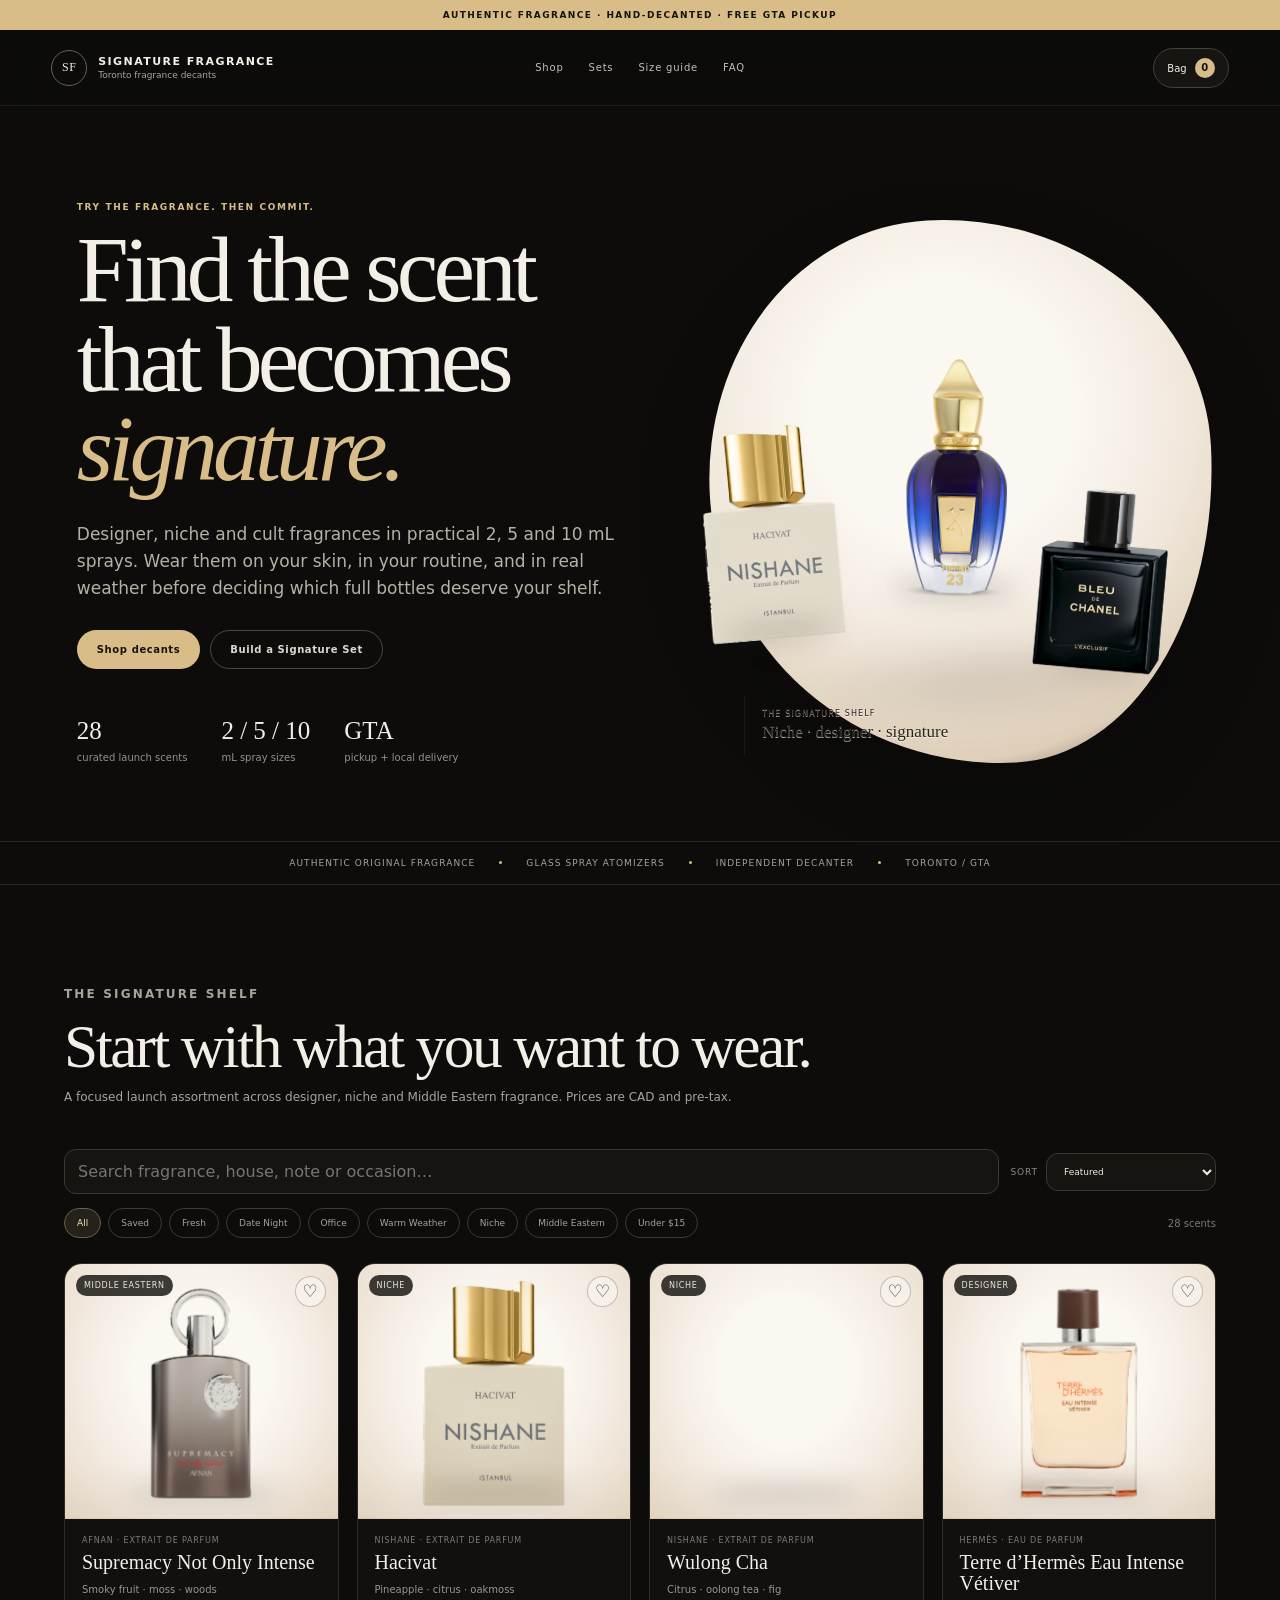
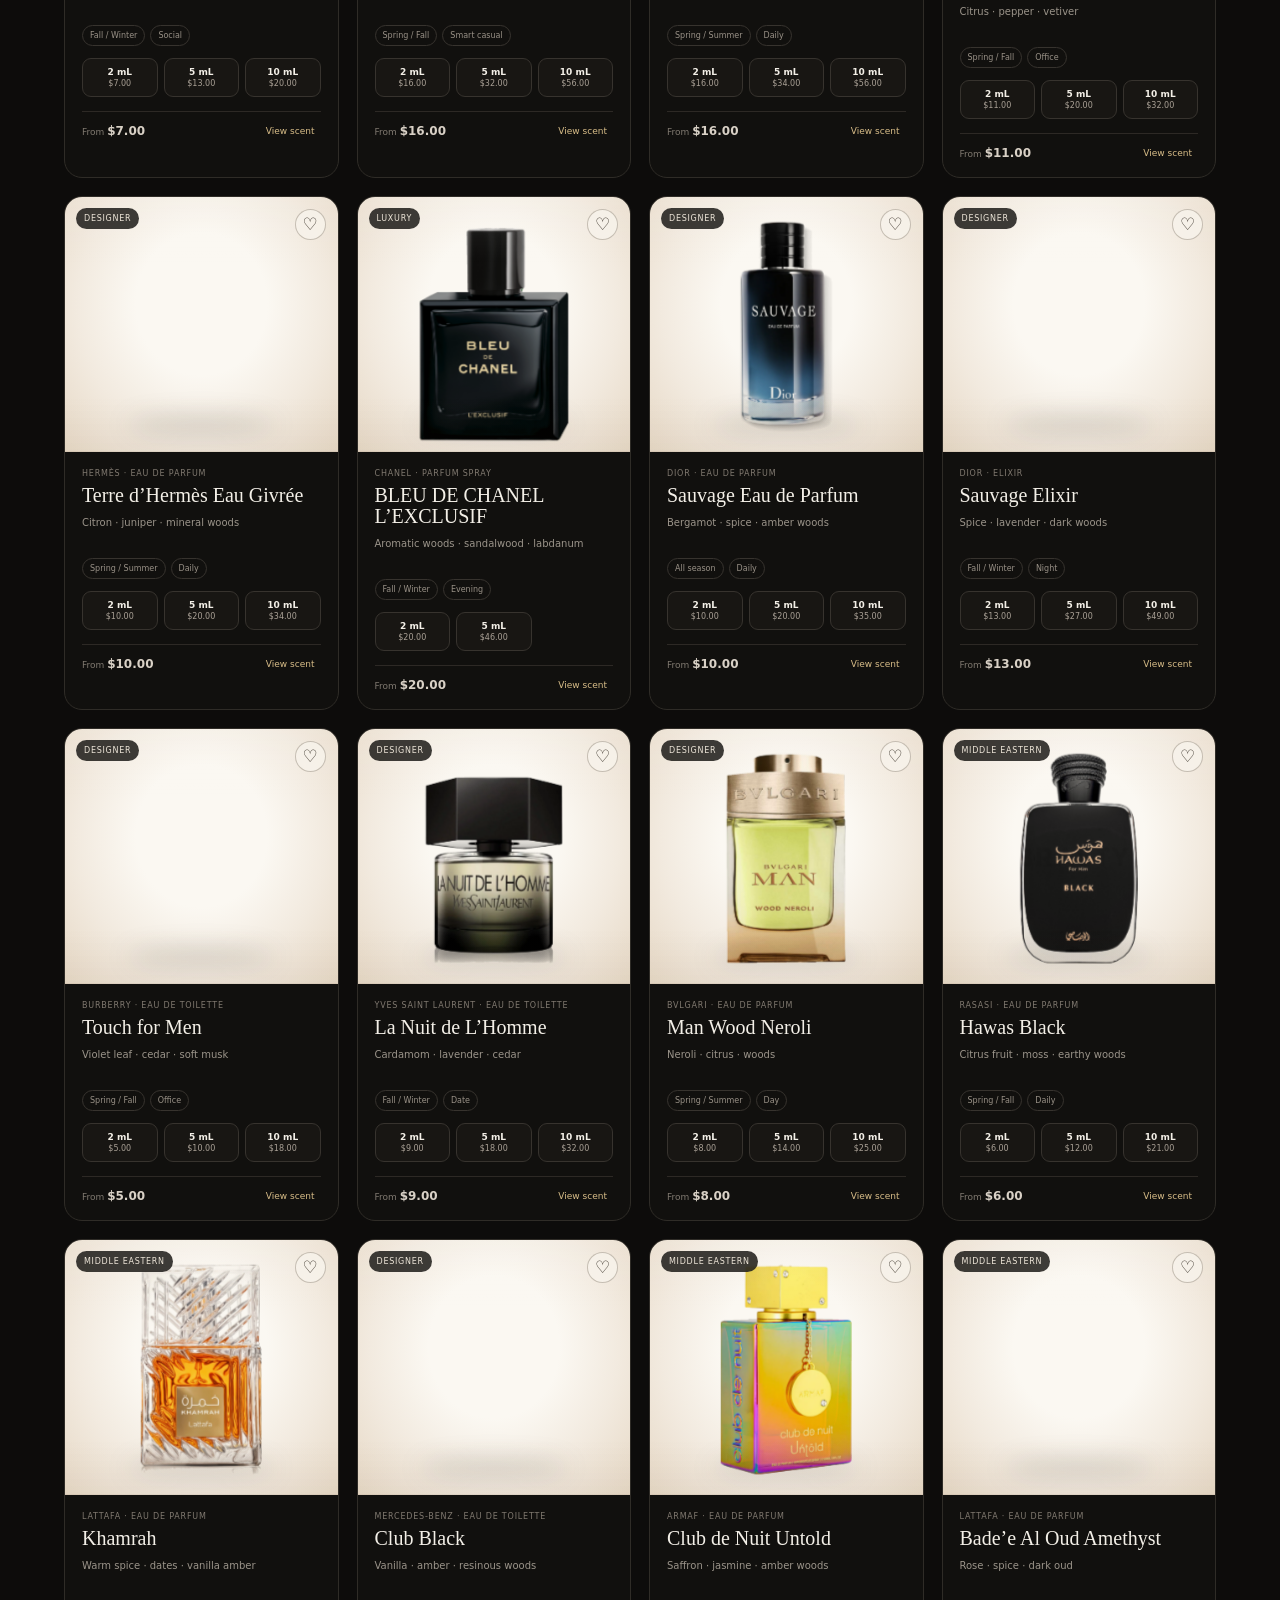
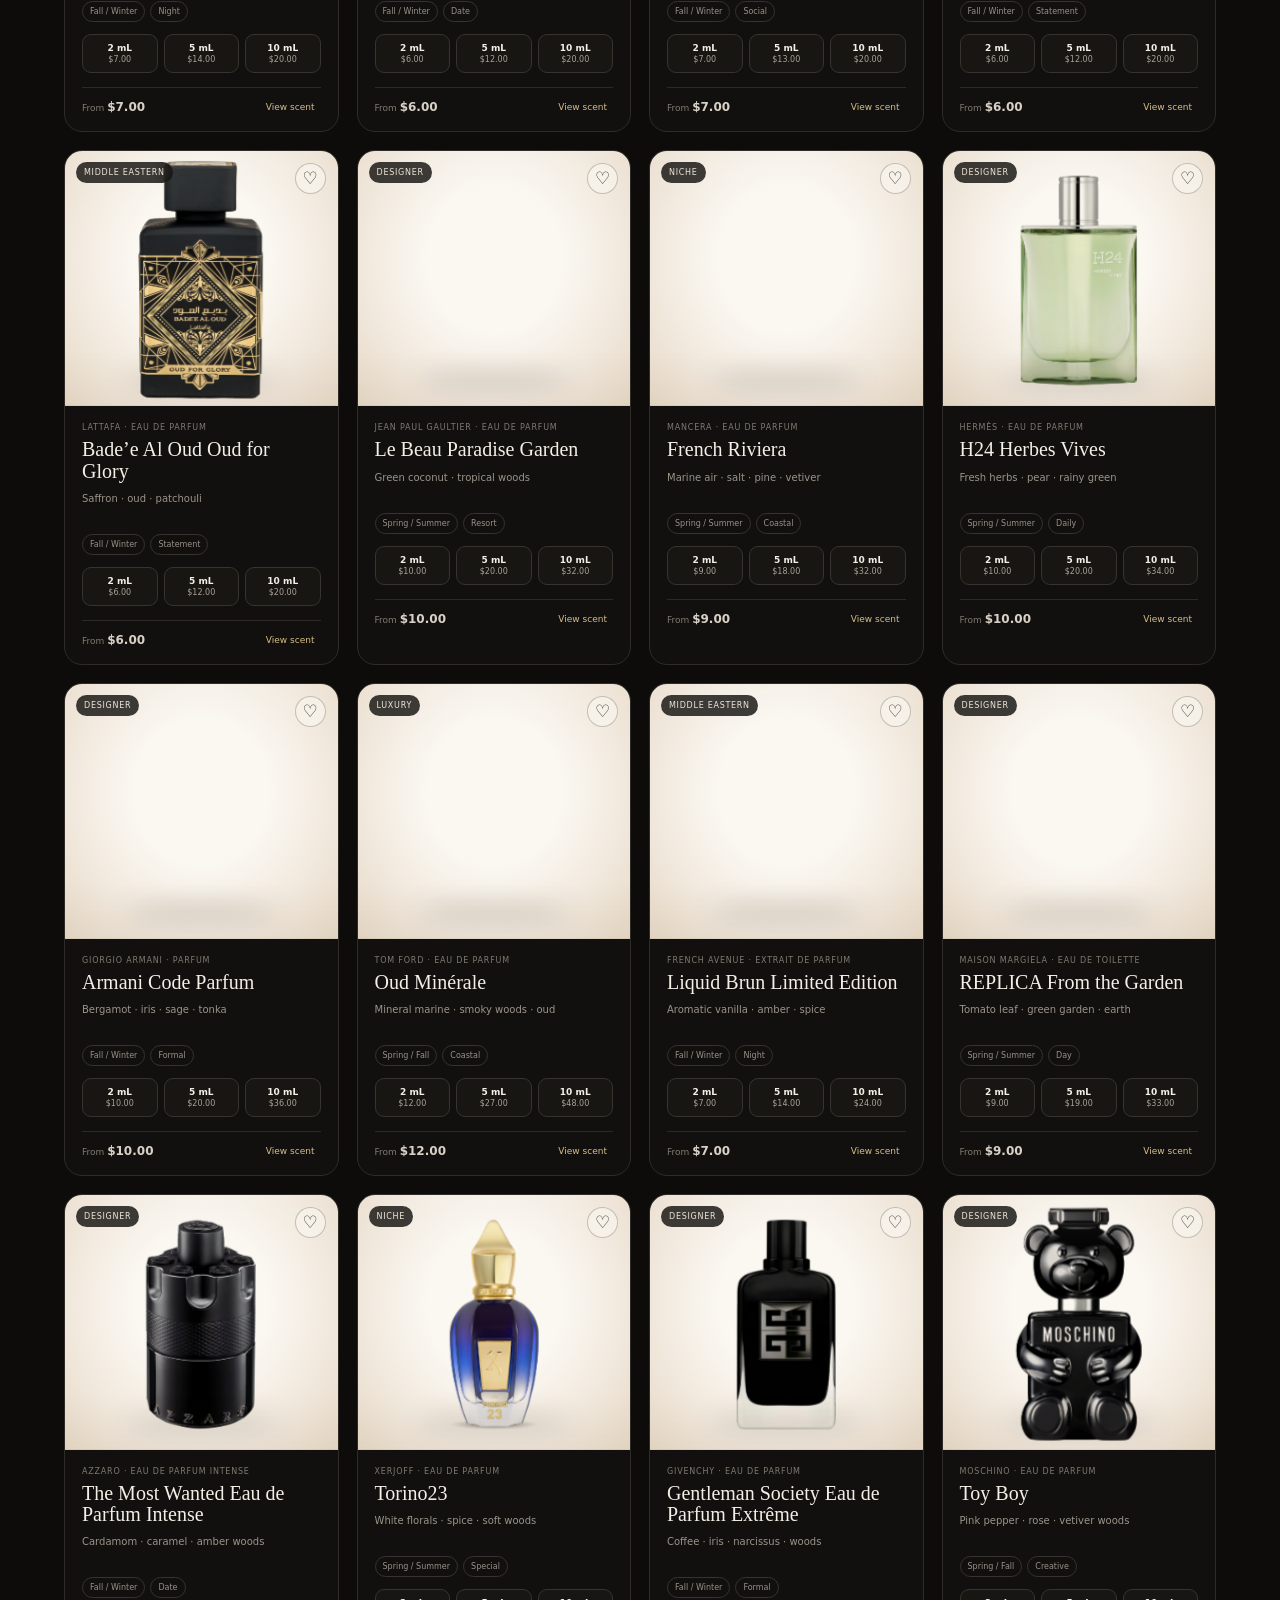
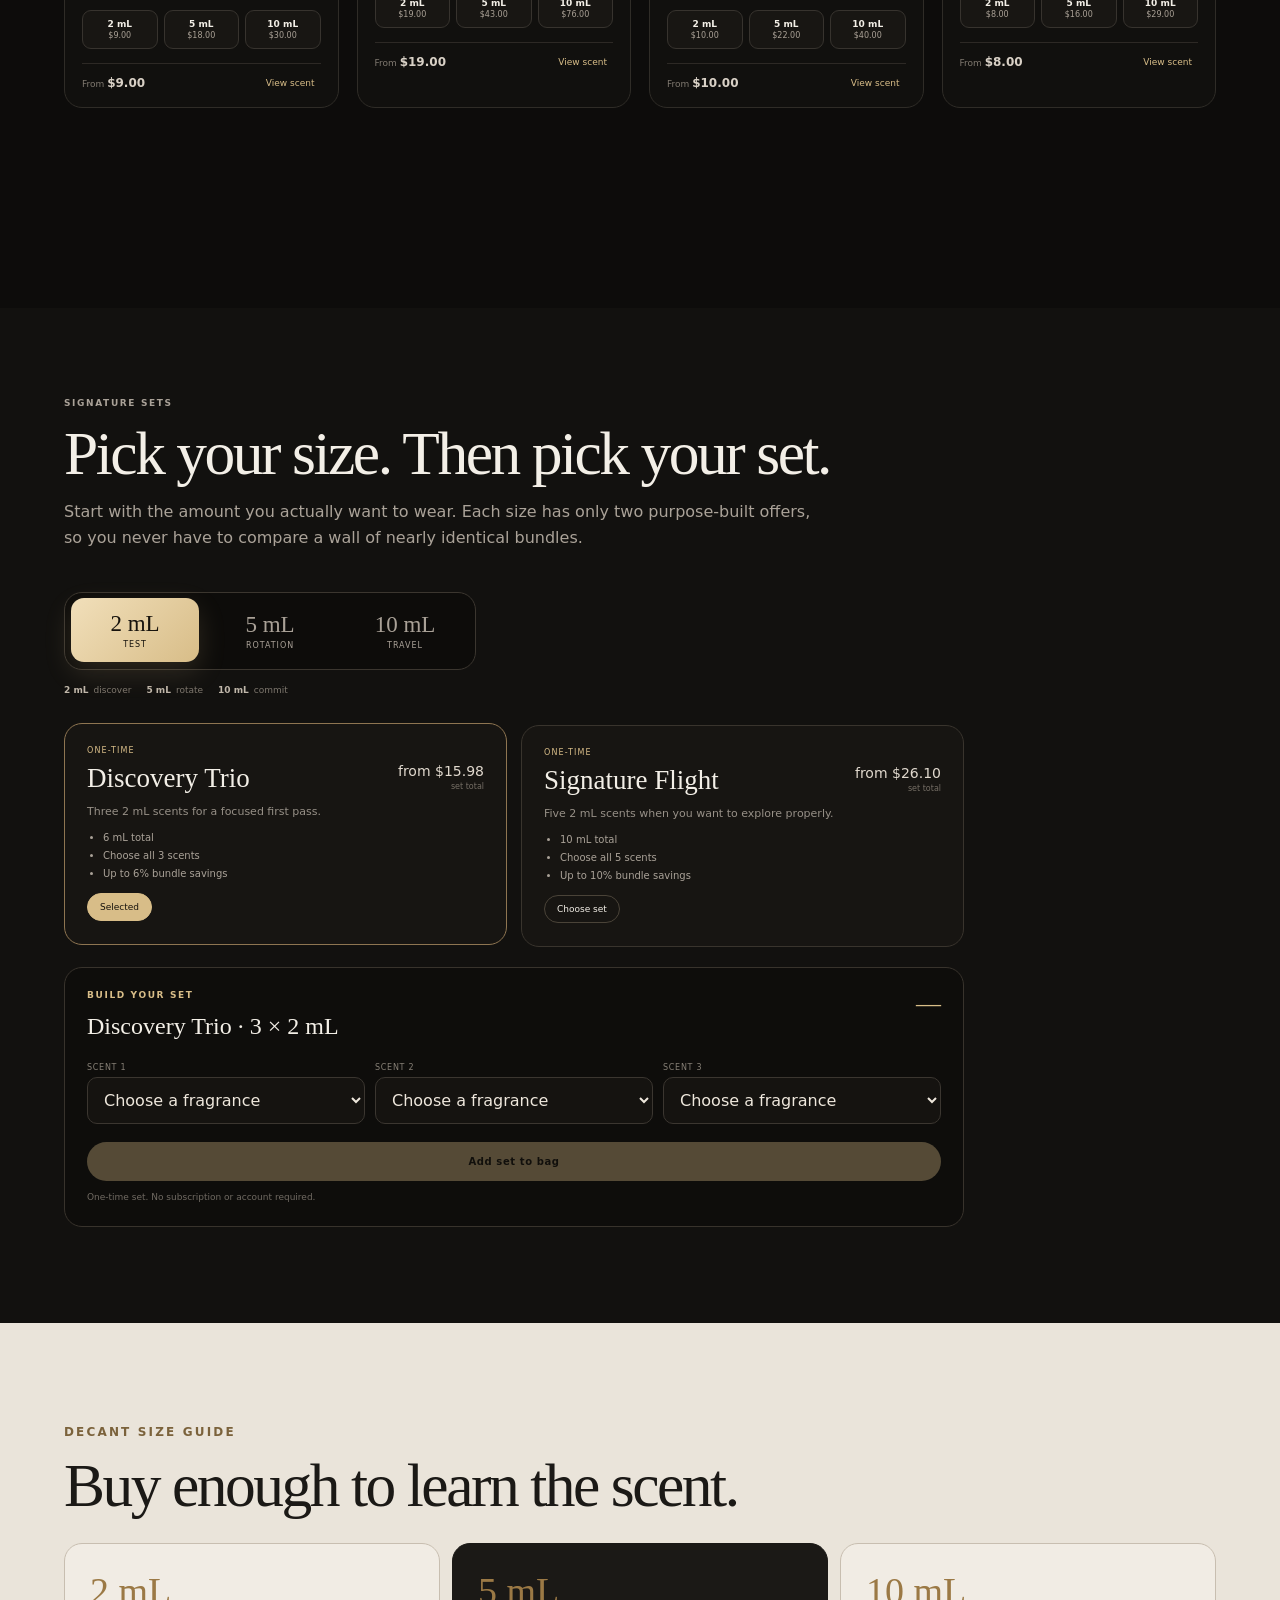
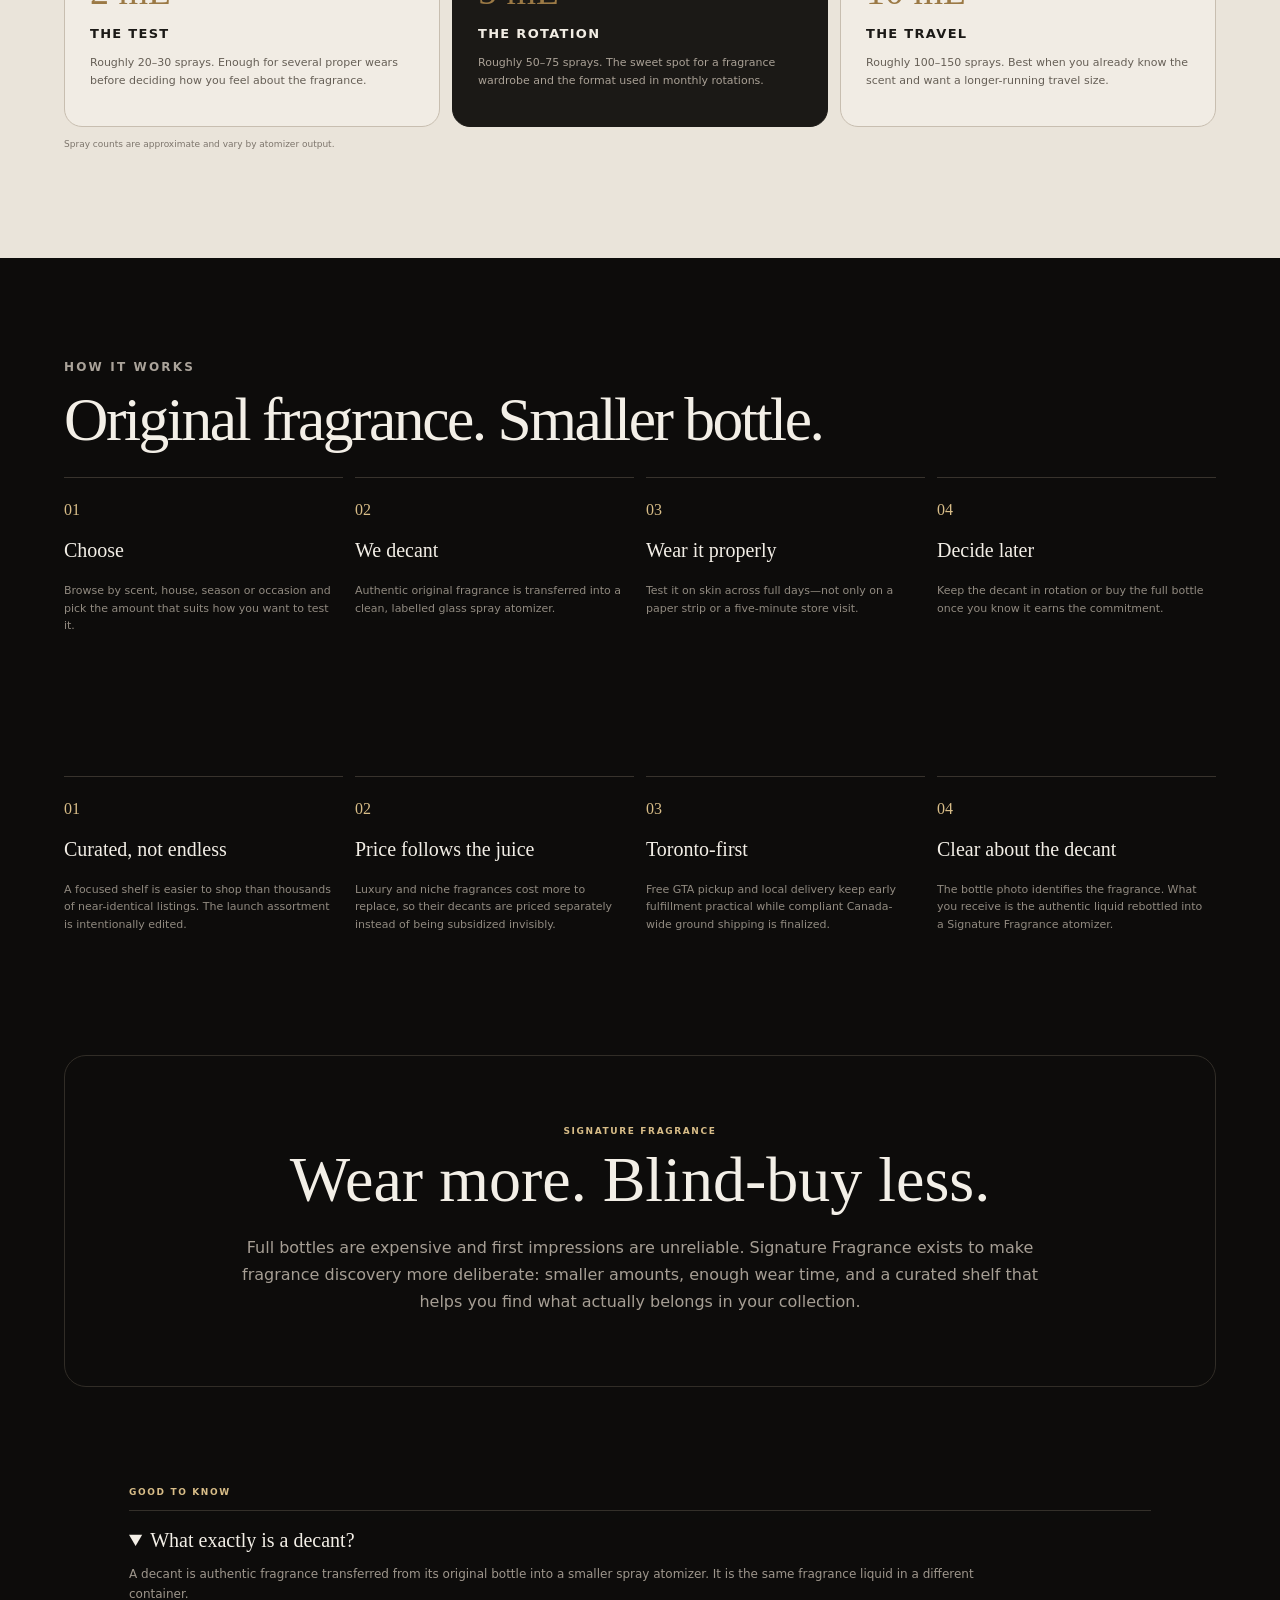
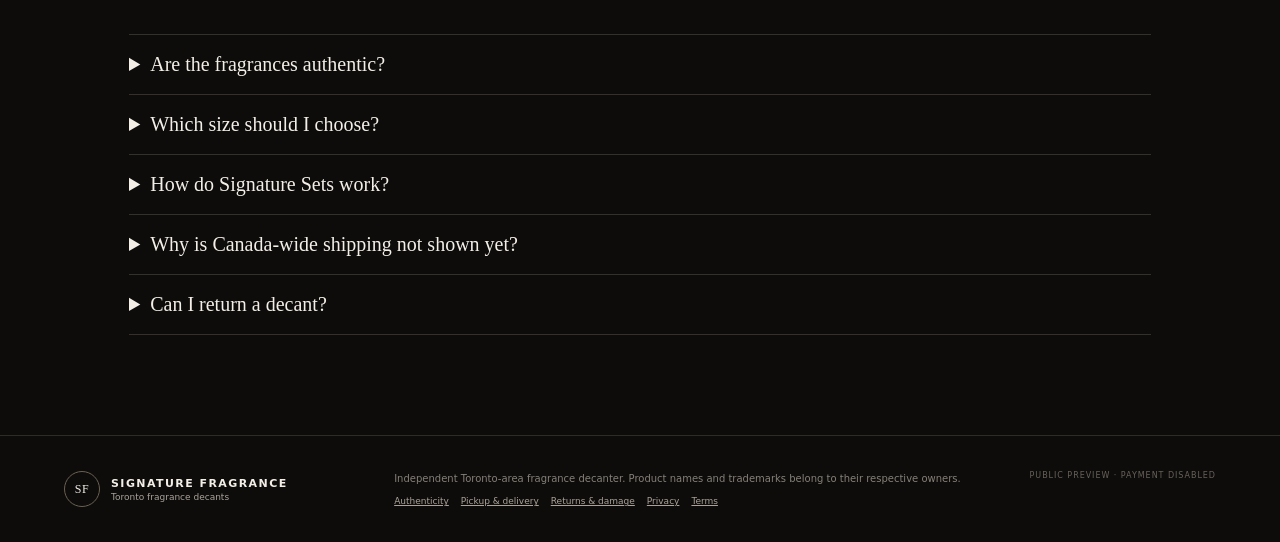
<file: index.html>
<!doctype html>
<!-- Signature Fragrance v6.6 -->
<html lang="en"><head><meta charset="utf-8"><meta name="viewport" content="width=device-width,initial-scale=1,viewport-fit=cover"><meta name="theme-color" content="#0d0c0b"><meta name="description" content="Signature Fragrance — authentic fragrance decants in 2, 5 and 10 mL sizes, curated for Toronto and the GTA."><link rel="manifest" href="manifest.webmanifest"><link rel="icon" href="assets/icon.svg" type="image/svg+xml"><link rel="stylesheet" href="styles.css?v=7.0-local"><title>Signature Fragrance — Toronto Fragrance Decants</title></head>
<body>
<div class="announcement">AUTHENTIC FRAGRANCE · HAND-DECANTED · FREE GTA PICKUP</div>
<header class="site-header"><a class="brand" href="#top" aria-label="Signature Fragrance home"><span class="brand-mark">SF</span><span><strong>SIGNATURE FRAGRANCE</strong><small>Toronto fragrance decants</small></span></a><nav aria-label="Main navigation"><a href="#shop">Shop</a><a href="#sets-section">Sets</a><a href="#guide">Size guide</a><a href="#faq">FAQ</a></nav><button class="cart-button" id="openCart" aria-label="Open shopping bag">Bag <span id="cartCount">0</span></button></header>
<main id="top">
<section class="hero"><div class="hero-copy"><p class="eyebrow">TRY THE FRAGRANCE. THEN COMMIT.</p><h1>Find the scent that becomes <em>signature.</em></h1><p class="hero-lede">Designer, niche and cult fragrances in practical 2, 5 and 10 mL sprays. Wear them on your skin, in your routine, and in real weather before deciding which full bottles deserve your shelf.</p><div class="hero-actions"><a class="btn primary" href="#shop">Shop decants</a><a class="btn secondary" href="#sets-section">Build a Signature Set</a></div><div class="hero-proof"><span><b>28</b>curated launch scents</span><span><b>2 / 5 / 10</b>mL spray sizes</span><span><b>GTA</b>pickup + local delivery</span></div></div><div class="hero-visual" aria-hidden="true"><div class="hero-stage"></div><div class="hero-bottle b1"><img src="assets/products/02-nishane-hacivat.webp" alt="" referrerpolicy="no-referrer" onerror="this.closest('.hero-bottle').classList.add('image-missing')"></div><div class="hero-bottle b2"><img src="assets/products/26-xerjoff-torino23.webp" alt="" referrerpolicy="no-referrer" onerror="this.closest('.hero-bottle').classList.add('image-missing')"></div><div class="hero-bottle b3"><img src="assets/products/06-chanel-bleu-de-chanel-lexclusif.webp" alt="" referrerpolicy="no-referrer" onerror="this.closest('.hero-bottle').classList.add('image-missing')"></div><div class="hero-caption"><small>THE SIGNATURE SHELF</small><strong>Niche · designer · signature</strong></div></div></section>
<section class="strip" aria-label="Store highlights"><span>Authentic original fragrance</span><i></i><span>Glass spray atomizers</span><i></i><span>Independent decanter</span><i></i><span>Toronto / GTA</span></section>
<section class="shop-section" id="shop"><div class="section-head"><div><p class="eyebrow">THE SIGNATURE SHELF</p><h2>Start with what you want to wear.</h2><p>A focused launch assortment across designer, niche and Middle Eastern fragrance. Prices are CAD and pre-tax.</p></div></div><div class="shop-toolbar"><div class="search-wrap"><input id="searchInput" type="search" placeholder="Search fragrance, house, note or occasion…" aria-label="Search fragrances"></div><label class="sort-wrap"><span>Sort</span><select id="sortSelect"><option value="featured">Featured</option><option value="low">Price: low to high</option><option value="high">Price: high to low</option><option value="az">Brand: A–Z</option></select></label></div><div class="filter-row"><div class="filters" id="filters" aria-label="Product filters"></div><span id="resultCount" class="result-count"></span></div><div class="product-grid" id="productGrid"></div></section>
<section class="signature-sets subscription" id="sets-section"><div class="subscription-copy"><p class="eyebrow">SIGNATURE SETS</p><h2>Pick your size. Then pick your set.</h2><p>Start with the amount you actually want to wear. Each size has only two purpose-built offers, so you never have to compare a wall of nearly identical bundles.</p><div class="set-size-tabs" id="setSizeTabs" aria-label="Choose decant size"></div><div class="set-purpose"><span><b>2 mL</b> discover</span><span><b>5 mL</b> rotate</span><span><b>10 mL</b> commit</span></div></div><div class="plans" id="sets"></div><div class="builder" id="setBuilder"><div class="builder-head"><div><p class="eyebrow">BUILD YOUR SET</p><h3 id="builderTitle">Choose a set</h3><span id="builderSavings" class="builder-savings"></span></div><strong id="builderTotal">—</strong></div><div id="setSlots" class="subscription-slots"></div><button class="btn primary wide" id="addSet" disabled>Add set to bag</button><small id="builderNote">Choose a size and set above.</small></div></section>
<section class="size-guide" id="guide"><div class="section-head compact"><div><p class="eyebrow">DECANT SIZE GUIDE</p><h2>Buy enough to learn the scent.</h2></div></div><div class="size-grid"><article><span>2 mL</span><h3>The test</h3><p>Roughly 20–30 sprays. Enough for several proper wears before deciding how you feel about the fragrance.</p></article><article class="featured"><span>5 mL</span><h3>The rotation</h3><p>Roughly 50–75 sprays. The sweet spot for a fragrance wardrobe and the format used in monthly rotations.</p></article><article><span>10 mL</span><h3>The travel</h3><p>Roughly 100–150 sprays. Best when you already know the scent and want a longer-running travel size.</p></article></div><p class="guide-note">Spray counts are approximate and vary by atomizer output.</p></section>
<section class="how" id="how"><div class="section-head compact"><div><p class="eyebrow">HOW IT WORKS</p><h2>Original fragrance. Smaller bottle.</h2></div></div><div class="how-grid"><article><span>01</span><h3>Choose</h3><p>Browse by scent, house, season or occasion and pick the amount that suits how you want to test it.</p></article><article><span>02</span><h3>We decant</h3><p>Authentic original fragrance is transferred into a clean, labelled glass spray atomizer.</p></article><article><span>03</span><h3>Wear it properly</h3><p>Test it on skin across full days—not only on a paper strip or a five-minute store visit.</p></article><article><span>04</span><h3>Decide later</h3><p>Keep the decant in rotation or buy the full bottle once you know it earns the commitment.</p></article></div></section>
<section class="value-grid"><article><span>01</span><h3>Curated, not endless</h3><p>A focused shelf is easier to shop than thousands of near-identical listings. The launch assortment is intentionally edited.</p></article><article><span>02</span><h3>Price follows the juice</h3><p>Luxury and niche fragrances cost more to replace, so their decants are priced separately instead of being subsidized invisibly.</p></article><article><span>03</span><h3>Toronto-first</h3><p>Free GTA pickup and local delivery keep early fulfillment practical while compliant Canada-wide ground shipping is finalized.</p></article><article><span>04</span><h3>Clear about the decant</h3><p>The bottle photo identifies the fragrance. What you receive is the authentic liquid rebottled into a Signature Fragrance atomizer.</p></article></section>
<section class="brand-story"><p class="eyebrow">SIGNATURE FRAGRANCE</p><h2>Wear more. Blind-buy less.</h2><p>Full bottles are expensive and first impressions are unreliable. Signature Fragrance exists to make fragrance discovery more deliberate: smaller amounts, enough wear time, and a curated shelf that helps you find what actually belongs in your collection.</p></section>
<section class="faq" id="faq"><p class="eyebrow">GOOD TO KNOW</p><details open><summary>What exactly is a decant?</summary><p>A decant is authentic fragrance transferred from its original bottle into a smaller spray atomizer. It is the same fragrance liquid in a different container.</p></details><details><summary>Are the fragrances authentic?</summary><p>Authenticity is the operating standard for the business model: decants are filled from genuine original bottles. Signature Fragrance is independent and is not affiliated with or endorsed by the fragrance houses shown.</p></details><details><summary>Which size should I choose?</summary><p>Start with 2 mL if you are unsure, 5 mL if you want it in rotation, and 10 mL when you already know you like the scent. Approximate spray counts are shown in the size guide above.</p></details><details><summary>How do Signature Sets work?</summary><p>Choose 2, 5 or 10 mL first. You will only see the two sets designed for that size. Most sets are one-time purchases; the 5 mL Signature Rotation is the only monthly option in this preview.</p></details><details><summary>Why is Canada-wide shipping not shown yet?</summary><p>Alcohol-based fragrance is regulated as a flammable liquid in transport. The production store will enable broader shipping only through a compliant ground-carrier workflow.</p></details><details><summary>Can I return a decant?</summary><p>The intended launch policy is final sale on filled-to-order decants for scent preference, with separate remedies for leakage, damage, incorrect items or fulfillment error.</p></details></section>
</main>
<footer><div class="brand footer-brand"><span class="brand-mark">SF</span><span><strong>SIGNATURE FRAGRANCE</strong><small>Toronto fragrance decants</small></span></div><div class="footer-copy"><p>Independent Toronto-area fragrance decanter. Product names and trademarks belong to their respective owners.</p><div class="footer-links"><button data-policy="authenticity">Authenticity</button><button data-policy="fulfillment">Pickup & delivery</button><button data-policy="returns">Returns & damage</button><button data-policy="privacy">Privacy</button><button data-policy="terms">Terms</button></div></div><p class="preview-note">PUBLIC PREVIEW · PAYMENT DISABLED</p></footer>
<aside class="cart-drawer" id="cartDrawer" aria-hidden="true"><div class="drawer-head"><div><p class="eyebrow">YOUR BAG</p><h3>Ready when you are.</h3></div><button id="closeCart" aria-label="Close bag">×</button></div><div id="cartItems" class="cart-items"></div><div class="cart-summary"><div><span>Merchandise</span><strong id="cartSubtotal">$0.00</strong></div><small>Free GTA pickup. Local delivery and estimated HST appear during order review.</small><button class="btn primary wide" id="checkoutBtn">Continue to checkout</button><button class="text-button" id="clearCart">Clear bag</button></div></aside><div class="scrim" id="scrim"></div>
<dialog id="productModal" class="modal product-modal"><div id="productModalContent"></div></dialog>

<dialog id="checkoutModal" class="modal checkout-modal"><div class="checkout-shell"><button class="modal-close" id="closeCheckout" aria-label="Close checkout">×</button><div class="checkout-progress" id="checkoutProgress"></div><section class="checkout-step" data-step="1"><p class="eyebrow">CHECKOUT PREVIEW</p><h2>Contact</h2><p class="muted">This public preview keeps what you type in your browser only. Nothing is submitted or stored on a server.</p><div class="field-grid"><label>First name<input id="firstName" autocomplete="given-name" placeholder="First name"></label><label>Last name<input id="lastName" autocomplete="family-name" placeholder="Last name"></label></div><label>Email<input id="email" type="email" autocomplete="email" placeholder="you@example.com"></label><label>Phone <span class="optional">optional</span><input id="phone" type="tel" autocomplete="tel" placeholder="(000) 000-0000"></label><div class="checkout-actions"><button class="btn primary" id="toFulfillment">Continue</button></div></section><section class="checkout-step" data-step="2" hidden><p class="eyebrow">FULFILLMENT</p><h2>How should it reach you?</h2><div class="fulfillment-options"><label class="fulfillment-card"><input type="radio" name="fulfillment" value="pickup" checked><span><b>GTA pickup</b><small>Free · exact pickup instructions provided with a live order</small></span><strong>$0</strong></label><label class="fulfillment-card"><input type="radio" name="fulfillment" value="delivery"><span><b>GTA local delivery</b><small>Flat-rate preview estimate</small></span><strong>$9.95</strong></label></div><div id="deliveryFields" class="delivery-fields" hidden><label>Address<input id="address1" autocomplete="address-line1" placeholder="Street address"></label><label>Apartment / unit <span class="optional">optional</span><input id="address2" autocomplete="address-line2" placeholder="Unit"></label><div class="field-grid thirds"><label>City<input id="city" autocomplete="address-level2" placeholder="City" value="Toronto"></label><label>Province<input id="province" value="Ontario" readonly></label><label>Postal code<input id="postalCode" autocomplete="postal-code" placeholder="A1A 1A1"></label></div></div><div class="checkout-actions split"><button class="btn secondary" data-back="1">Back</button><button class="btn primary" id="toReview">Review order</button></div></section><section class="checkout-step" data-step="3" hidden><p class="eyebrow">ORDER REVIEW</p><h2>One last look.</h2><div class="review-contact" id="reviewContact"></div><div class="review-items" id="reviewItems"></div><div class="review-totals" id="reviewTotals"></div><div class="preview-boundary"><strong>Preview boundary</strong><span>The next button represents the handoff to secure Shopify Checkout. This GitHub version has no card fields and cannot charge anyone.</span></div><div class="checkout-actions split"><button class="btn secondary" data-back="2">Back</button><button class="btn primary" id="toPaymentStop">Proceed to payment</button></div></section><section class="checkout-step payment-stop" data-step="4" hidden><div class="payment-mark">✓</div><p class="eyebrow">STORE PREVIEW COMPLETE</p><h2>Secure payment starts here.</h2><p>The live store will hand this order to Shopify Checkout. Payment is intentionally disabled in this public preview.</p><div class="payment-summary" id="paymentSummary"></div><button class="btn primary wide" id="copyOrderBtn">Copy order summary</button><button class="text-button" id="restartCheckout">Return to store</button></section></div></dialog>
<dialog id="policyModal" class="modal policy-modal"><div class="modal-shell"><button class="modal-close" id="closePolicy" aria-label="Close">×</button><div id="policyContent"></div></div></dialog><div class="toast" id="toast" role="status" aria-live="polite"></div><script src="app.js?v=7.0-local"></script></body></html>
</file>
<file: styles.css>
:root{--bg:#0d0c0b;--panel:#151411;--panel2:#1b1916;--ink:#f3efe7;--muted:#aaa39a;--accent:#d8bd88;--accent2:#f1dfba;--paper:#f2eee6;--paperInk:#1b1916;--line:#34312c;--soft:#24211d;--shadow:0 30px 90px rgba(0,0,0,.42)}*{box-sizing:border-box}html{scroll-behavior:smooth}body{margin:0;background:var(--bg);color:var(--ink);font-family:Inter,ui-sans-serif,system-ui,-apple-system,BlinkMacSystemFont,"Segoe UI",sans-serif}body.no-scroll{overflow:hidden}button,input,select{font:inherit}button{color:inherit}.announcement{min-height:30px;display:flex;align-items:center;justify-content:center;background:var(--accent);color:#17130d;font-size:9px;font-weight:850;letter-spacing:.16em;text-align:center;padding:7px 14px}.site-header{height:76px;position:sticky;top:0;z-index:50;display:grid;grid-template-columns:1fr auto 1fr;align-items:center;padding:0 max(20px,4vw);background:rgba(13,12,11,.92);border-bottom:1px solid rgba(255,255,255,.07);backdrop-filter:blur(18px)}.brand{display:flex;align-items:center;gap:11px;color:inherit;text-decoration:none;width:max-content}.brand-mark{display:grid;place-items:center;width:36px;height:36px;border:1px solid #6a6151;border-radius:50%;font-family:Georgia,serif;font-size:12px;letter-spacing:.05em}.brand strong,.brand small{display:block}.brand strong{font-size:11px;letter-spacing:.13em}.brand small{font-size:9px;color:var(--muted);margin-top:2px}.site-header nav{display:flex;gap:25px}.site-header nav a{color:#c5beb4;text-decoration:none;font-size:10px;letter-spacing:.08em}.site-header nav a:hover{color:var(--accent2)}.cart-button{justify-self:end;border:1px solid #454038;border-radius:999px;background:#171512;padding:9px 13px;font-size:10px;cursor:pointer}.cart-button span{display:inline-grid;place-items:center;min-width:20px;height:20px;margin-left:5px;background:var(--accent);color:#17130d;border-radius:50%;font-weight:850}.hero{min-height:690px;padding:96px max(24px,6vw) 76px;display:grid;grid-template-columns:1.08fr .92fr;gap:54px;overflow:hidden}.hero-copy{align-self:center;max-width:780px}.eyebrow{font-size:9px;font-weight:850;letter-spacing:.18em;color:var(--accent);margin:0 0 13px}.hero h1,.section-head h2,.subscription h2,.discovery h2,.brand-story h2,.how h2,.size-guide h2{font-family:Georgia,serif;font-weight:400;line-height:.96;margin:0}.hero h1{font-size:clamp(58px,7.3vw,105px);letter-spacing:-.052em}.hero h1 em{color:var(--accent);font-weight:400}.hero-lede{max-width:680px;color:#b8b0a5;font-size:17px;line-height:1.6;margin:27px 0}.hero-actions{display:flex;gap:10px;flex-wrap:wrap}.btn{border:1px solid transparent;border-radius:999px;padding:13px 19px;text-decoration:none;font-size:10px;font-weight:850;letter-spacing:.06em;cursor:pointer;display:inline-flex;align-items:center;justify-content:center}.btn.primary{background:var(--accent);color:#17130d}.btn.primary:hover{filter:brightness(1.05)}.btn.secondary{background:transparent;border-color:#4c463d;color:#e0d8cd}.btn.wide{width:100%}.btn:disabled{opacity:.35;cursor:not-allowed}.hero-proof{display:flex;gap:34px;margin-top:45px}.hero-proof span{font-size:10px;color:#979087;line-height:1.35}.hero-proof b{display:block;color:var(--ink);font-family:Georgia,serif;font-size:25px;font-weight:400;margin-bottom:4px}.hero-visual{position:relative;min-height:480px}.orb{position:absolute;width:520px;height:520px;border-radius:50%;right:-40px;top:0;background:radial-gradient(circle at 38% 34%,rgba(216,189,136,.28),rgba(216,189,136,.05) 36%,transparent 68%)}.hero-bottle{position:absolute;border:1px solid rgba(216,189,136,.16);background:radial-gradient(circle at 50% 38%,#f5efe6 0 28%,#e8dfd2 68%,#cfc0ae 100%);border-radius:24px;box-shadow:0 30px 70px rgba(0,0,0,.34),inset 0 1px 0 rgba(255,255,255,.55);display:flex;align-items:center;justify-content:center;overflow:hidden;isolation:isolate}.hero-bottle:before{content:'';position:absolute;z-index:0;left:18%;right:18%;bottom:8%;height:9%;border-radius:50%;background:rgba(73,57,38,.18);filter:blur(12px)}.hero-bottle:after{content:'';position:absolute;z-index:2;inset:0;pointer-events:none;background:radial-gradient(circle at 50% 44%,transparent 46%,rgba(121,101,76,.055) 72%,rgba(72,56,37,.14) 100%);box-shadow:inset 0 0 24px rgba(92,72,48,.08)}.hero-bottle img{position:relative;z-index:1;display:block;width:100%;height:100%;object-fit:contain;background:transparent;padding:10px;mix-blend-mode:multiply;filter:saturate(.96) contrast(1.02) brightness(1.015)}.hero-bottle.b1{width:145px;height:260px;right:330px;top:160px;transform:rotate(-8deg)}.hero-bottle.b2{width:150px;height:310px;right:145px;top:65px;transform:rotate(3deg)}.hero-bottle.b3{width:112px;height:210px;right:25px;top:230px;transform:rotate(9deg)}.hero-card{position:absolute;right:280px;bottom:18px;border:1px solid rgba(255,255,255,.14);padding:15px 18px;background:rgba(18,16,14,.82)}.hero-card small{display:block;font-size:8px;letter-spacing:.14em;color:#938a7f}.hero-card strong{font-family:Georgia,serif;color:var(--accent2);font-size:21px;font-weight:400}.strip{border-top:1px solid #2a2723;border-bottom:1px solid #2a2723;display:flex;justify-content:center;gap:24px;align-items:center;padding:16px max(20px,4vw);font-size:9px;letter-spacing:.12em;text-transform:uppercase;color:#aaa298}.strip i{width:3px;height:3px;background:var(--accent);border-radius:50%}.shop-section,.subscription,.size-guide,.how{padding:100px max(24px,5vw)}.section-head{display:flex;justify-content:space-between;gap:40px;align-items:end;margin-bottom:30px}.section-head.compact{margin-bottom:28px}.section-head h2,.subscription h2,.discovery h2,.how h2,.size-guide h2{font-size:clamp(42px,4.8vw,70px);letter-spacing:-.04em}.section-head p{color:var(--muted);font-size:12px;max-width:690px;line-height:1.6}.shop-toolbar{display:grid;grid-template-columns:1fr auto;gap:12px;align-items:center;margin:0 0 14px}.search-wrap input,.sort-wrap select,.slot select{width:100%;border:1px solid #3c3832;background:#151411;color:#f2ede5;border-radius:12px;padding:12px 13px}.search-wrap input:focus,.sort-wrap select:focus,.slot select:focus{outline:1px solid var(--accent);border-color:var(--accent)}.sort-wrap{display:flex;align-items:center;gap:8px;color:#918a80;font-size:9px;text-transform:uppercase;letter-spacing:.1em}.sort-wrap select{min-width:170px;text-transform:none;letter-spacing:0}.filter-row{display:flex;justify-content:space-between;gap:20px;align-items:center;margin-bottom:25px}.filters{display:flex;gap:7px;flex-wrap:wrap}.filter-btn{border:1px solid #3d3932;background:transparent;border-radius:999px;padding:9px 12px;color:#a9a198;font-size:9px;cursor:pointer}.filter-btn.active,.filter-btn:hover{background:#25211b;border-color:#6d5e46;color:var(--accent2)}.result-count{white-space:nowrap;color:#7f786e;font-size:10px}.product-grid{display:grid;grid-template-columns:repeat(4,minmax(0,1fr));gap:18px}.product-card{position:relative;border:1px solid #2f2c27;background:#11100e;border-radius:18px;overflow:hidden;transition:transform .2s,border-color .2s}.product-card:hover{transform:translateY(-3px);border-color:#4a4339}.product-art{width:100%;height:255px;display:block;position:relative;border:0;background:radial-gradient(circle at 50% 38%,#f7f1e8 0 30%,#ebe2d6 67%,#d6c8b7 100%);cursor:pointer;overflow:hidden;isolation:isolate}.product-art:before{content:'';position:absolute;z-index:0;left:24%;right:24%;bottom:7%;height:10%;border-radius:50%;background:rgba(73,57,38,.16);filter:blur(15px);transform:scaleX(1.08)}.product-art:after{content:'';position:absolute;z-index:2;inset:0;pointer-events:none;background:radial-gradient(ellipse at 50% 44%,transparent 42%,rgba(113,93,69,.045) 68%,rgba(65,50,33,.12) 100%);box-shadow:inset 0 0 32px rgba(85,66,43,.06)}.product-photo{position:relative;z-index:1;display:block;width:100%;height:100%;object-fit:contain;object-position:center;padding:18px 22px 14px;background:transparent;mix-blend-mode:multiply;filter:saturate(.96) contrast(1.025) brightness(1.015);transition:transform .25s ease,filter .25s ease}.product-art:hover .product-photo{transform:scale(1.035);filter:saturate(1) contrast(1.035) brightness(1.02)}.product-segment{position:absolute;z-index:3;left:11px;top:11px;border-radius:999px;padding:6px 8px;background:rgba(14,13,11,.8);color:#eee6d9;font-size:8px;letter-spacing:.09em;text-transform:uppercase;backdrop-filter:blur(7px)}.favorite-btn{position:absolute;right:12px;top:12px;z-index:4;width:31px;height:31px;border-radius:50%;border:1px solid rgba(104,92,73,.34);background:rgba(247,243,235,.86);color:#3a332a;display:grid;place-items:center;font-size:17px;line-height:1;cursor:pointer;backdrop-filter:blur(8px);transition:.18s}.favorite-btn:hover,.favorite-btn.saved{background:#1c1915;color:var(--accent);border-color:rgba(190,158,103,.6);transform:translateY(-1px)}.image-fallback{height:100%;display:flex;flex-direction:column;align-items:center;justify-content:center;color:#332e28;text-align:center;padding:20px;background:radial-gradient(circle at 50% 38%,#f7f1e8 0 28%,#e8dfd2 68%,#d3c4b2 100%)}.image-fallback b{font-size:10px;letter-spacing:.12em;text-transform:uppercase}.image-fallback span{font-family:Georgia,serif;font-size:22px;margin-top:8px}.product-info{padding:17px}.product-house{font-size:8px;letter-spacing:.1em;text-transform:uppercase;color:#807970}.product-name{font-family:Georgia,serif;font-size:20px;font-weight:400;line-height:1.06;margin:7px 0}.product-notes{font-size:10px;color:#9b948a;line-height:1.45;min-height:30px}.product-meta{display:flex;gap:5px;flex-wrap:wrap;margin:12px 0}.product-meta span,.modal-tags span{border:1px solid #37332e;border-radius:999px;padding:5px 7px;font-size:8px;color:#999187}.sizes{display:flex;gap:6px}.compact-sizes{display:grid;grid-template-columns:repeat(3,1fr)}.size-btn{border:1px solid #37332e;border-radius:9px;background:#181613;padding:8px 5px;cursor:pointer;text-align:center}.size-btn b,.size-btn span{display:block}.size-btn b{font-size:9px}.size-btn span{font-size:8px;color:#aaa196;margin-top:2px}.size-btn:hover{border-color:var(--accent);background:#201c16}.card-foot{display:flex;justify-content:space-between;align-items:center;margin-top:14px;border-top:1px solid #2d2925;padding-top:12px}.from{font-size:9px;color:#817a71}.from strong{color:#d9d1c6;font-size:12px}.quick-view{border:0;background:none;color:var(--accent);font-size:9px;cursor:pointer}.discovery{margin:0 max(24px,5vw);padding:70px max(24px,4vw);display:grid;grid-template-columns:1.2fr .8fr;gap:60px;align-items:center;border:1px solid #332e28;border-radius:24px;background:linear-gradient(135deg,#181511,#0f0e0c)}.discovery>div>p{color:#aaa298;max-width:680px;line-height:1.6}.inline-checks{display:flex;gap:18px;flex-wrap:wrap;padding:0;margin:22px 0 0;list-style:none;font-size:9px;color:#c7beb2}.inline-checks li:before{content:'✓';color:var(--accent);margin-right:6px}.flight-card{border:1px solid #4a4338;background:#0e0d0b;border-radius:18px;padding:22px;display:grid;gap:18px}.flight-card small,.flight-card strong,.flight-card span{display:block}.flight-card small{font-size:8px;letter-spacing:.12em;color:#776f65}.flight-card strong{font-family:Georgia,serif;font-size:24px;font-weight:400;margin:4px 0}.flight-card span{font-size:10px;color:#91897f}.flight-card>b{font-family:Georgia,serif;font-size:32px;color:var(--accent);font-weight:400}.subscription{background:#12110f;margin-top:100px}.subscription-copy{max-width:900px}.subscription-copy>p{color:#aaa298;line-height:1.65;max-width:760px}.sub-benefits{display:flex;gap:8px;flex-wrap:wrap;margin:20px 0 30px}.sub-benefits span{border:1px solid #3e3932;border-radius:999px;padding:7px 10px;font-size:9px;color:#b0a79c}.plans{display:grid;grid-template-columns:repeat(2,1fr);gap:14px;max-width:900px}.plan{border:1px solid #39342d;border-radius:18px;padding:22px;background:#171512;cursor:pointer;transition:.2s}.plan:hover,.plan.active{border-color:#8e7551;transform:translateY(-2px)}.plan-kicker{font-size:8px;letter-spacing:.14em;color:var(--accent)}.plan-top{display:flex;justify-content:space-between;gap:20px;align-items:start;margin-top:8px}.plan h3{font-family:Georgia,serif;font-size:27px;font-weight:400;margin:0}.plan .price{font-size:14px;color:#e1d9ce;white-space:nowrap}.plan .price small{display:block;color:#766f66;text-align:right;font-size:8px}.plan>p{font-size:11px;color:#979087}.plan ul{padding-left:16px;color:#aaa298;font-size:10px;line-height:1.8}.plan-select{border:1px solid #4a4338;border-radius:999px;background:transparent;padding:8px 12px;font-size:9px;cursor:pointer}.plan.active .plan-select{background:var(--accent);color:#17130d;border-color:var(--accent)}.builder{max-width:900px;margin-top:18px;border:1px solid #38332c;border-radius:18px;padding:22px;background:#0e0d0b}.builder-head{display:flex;justify-content:space-between;gap:15px;align-items:start}.builder-head h3{font-family:Georgia,serif;font-size:24px;font-weight:400;margin:0}.builder-head>strong{font-family:Georgia,serif;font-size:25px;color:var(--accent);font-weight:400}.builder-savings{display:block;font-size:9px;color:#8c8479;margin-top:5px}.subscription-slots{display:grid;grid-template-columns:repeat(3,1fr);gap:10px;margin:18px 0}.slot label{display:block;font-size:8px;color:#878077;text-transform:uppercase;letter-spacing:.09em;margin-bottom:5px}.builder>small{display:block;color:#706a62;font-size:9px;line-height:1.5;margin-top:10px}.builder-empty{grid-column:1/-1;color:#777067;font-size:11px;padding:12px 0}.size-guide{background:#eae4da;color:#1b1916}.size-guide .eyebrow{color:#7b623b}.size-grid{display:grid;grid-template-columns:repeat(3,1fr);gap:12px}.size-grid article{border:1px solid #c8beb0;border-radius:18px;padding:25px;background:#f1ece4}.size-grid article.featured{background:#1b1916;color:#f2ede4;border-color:#1b1916}.size-grid article>span{font-family:Georgia,serif;font-size:38px;color:#9b7945}.size-grid article h3{font-size:13px;text-transform:uppercase;letter-spacing:.1em}.size-grid article p{font-size:11px;line-height:1.65;color:#665f56}.size-grid article.featured p{color:#aaa196}.guide-note{font-size:9px;color:#7d756c;margin-top:12px}.how-grid,.value-grid{display:grid;grid-template-columns:repeat(4,1fr);gap:12px}.how-grid article,.value-grid article{border-top:1px solid #38332d;padding:22px 12px 10px 0}.how-grid article>span,.value-grid article>span{color:var(--accent);font-family:Georgia,serif}.how-grid h3,.value-grid h3{font-family:Georgia,serif;font-size:20px;font-weight:400}.how-grid p,.value-grid p{color:#918a80;font-size:11px;line-height:1.6}.value-grid{padding:20px max(24px,5vw) 100px}.brand-story{margin:0 max(24px,5vw) 100px;padding:70px max(20px,4vw);border:1px solid #312d27;border-radius:22px;text-align:center}.brand-story h2{font-size:clamp(46px,5vw,72px)}.brand-story>p:last-child{max-width:820px;margin:24px auto 0;color:#a69e94;line-height:1.7}.faq{padding:0 max(24px,5vw) 100px;max-width:1150px;margin:auto}.faq details{border-top:1px solid #34302a;padding:18px 0}.faq details:last-child{border-bottom:1px solid #34302a}.faq summary{cursor:pointer;font-family:Georgia,serif;font-size:20px}.faq details p{color:#9e968c;font-size:12px;line-height:1.7;max-width:850px}footer{border-top:1px solid #2f2b26;padding:35px max(24px,5vw);display:grid;grid-template-columns:1fr 2fr auto;gap:25px;align-items:start}.footer-copy p{margin:0 0 10px;color:#858078;font-size:10px;line-height:1.5}.footer-links{display:flex;gap:12px;flex-wrap:wrap}.footer-links button{border:0;background:none;padding:0;color:#aaa298;font-size:9px;text-decoration:underline;cursor:pointer}.preview-note{margin:0;color:#686159;font-size:8px;letter-spacing:.12em}.cart-drawer{position:fixed;z-index:90;top:0;right:0;height:100dvh;width:min(430px,94vw);background:#11100e;border-left:1px solid #37322c;transform:translateX(105%);transition:.25s;display:grid;grid-template-rows:auto 1fr auto}.cart-drawer.open{transform:none}.drawer-head{display:flex;justify-content:space-between;align-items:start;padding:22px;border-bottom:1px solid #312d27}.drawer-head h3{font-family:Georgia,serif;font-size:25px;font-weight:400;margin:0}.drawer-head button,.modal-close{border:0;background:none;font-size:26px;cursor:pointer}.cart-items{overflow:auto;padding:4px 20px}.cart-item{display:grid;grid-template-columns:1fr auto;gap:12px;padding:16px 0;border-bottom:1px solid #302c27}.cart-copy strong,.cart-copy small{display:block}.cart-copy strong{font-size:11px}.cart-copy small{color:#857e75;font-size:9px;margin-top:4px;line-height:1.4}.cart-type{display:inline-block;color:var(--accent);font-size:8px;text-transform:uppercase;letter-spacing:.11em;margin-bottom:5px}.cart-price{text-align:right}.cart-price strong{display:block;font-size:11px}.cart-price>button{border:0;background:none;color:#807970;font-size:8px;text-decoration:underline;cursor:pointer;margin-top:5px}.qty{display:flex;align-items:center;gap:8px;margin-top:9px}.qty button{width:24px;height:24px;border:1px solid #38332d;background:#171512;border-radius:50%;cursor:pointer}.qty span{font-size:9px}.cart-summary{padding:20px;border-top:1px solid #332e29}.cart-summary>div{display:flex;justify-content:space-between;font-size:15px;margin-bottom:10px}.cart-summary small{display:block;color:#888077;margin-bottom:15px;line-height:1.45}.text-button{width:100%;background:none;border:0;color:#777067;margin-top:10px;font-size:9px;cursor:pointer}.scrim{position:fixed;z-index:70;inset:0;background:rgba(0,0,0,.58);opacity:0;pointer-events:none;transition:.2s}.scrim.show{opacity:1;pointer-events:auto}.modal{max-width:780px;width:calc(100vw - 28px);border:1px solid #464038;border-radius:24px;background:#171512;color:var(--ink);padding:0;box-shadow:var(--shadow)}.modal::backdrop{background:rgba(0,0,0,.74);backdrop-filter:blur(5px)}.product-modal{max-width:900px}.product-modal-inner{display:grid;grid-template-columns:330px 1fr;min-height:510px}.modal-art{position:relative;display:grid;place-items:center;border-radius:24px 0 0 24px;overflow:hidden;background:radial-gradient(circle at 48% 38%,#f8f2e9 0 29%,#e9dfd2 66%,#cfbfab 100%);min-height:510px;isolation:isolate}.modal-art:before{content:'';position:absolute;z-index:0;left:24%;right:24%;bottom:8%;height:9%;border-radius:50%;background:rgba(68,53,36,.18);filter:blur(18px)}.modal-art:after{content:'';position:absolute;z-index:2;inset:0;pointer-events:none;background:radial-gradient(ellipse at 48% 43%,transparent 44%,rgba(112,90,65,.05) 70%,rgba(65,49,31,.13) 100%);box-shadow:inset 0 0 40px rgba(80,61,40,.07)}.modal-art .product-photo{position:relative;z-index:1;width:100%;height:100%;padding:35px 42px 28px;background:transparent;mix-blend-mode:multiply;filter:saturate(.97) contrast(1.025) brightness(1.015)}.decant-vial{position:absolute;z-index:3;right:24px;bottom:24px;width:58px;height:125px;border:1px solid #827864;border-radius:8px 8px 11px 11px;background:linear-gradient(90deg,rgba(255,255,255,.65),rgba(224,218,204,.82));box-shadow:0 16px 30px rgba(0,0,0,.2);color:#2a251e;text-align:center;padding-top:42px}.decant-vial i{position:absolute;top:-20px;left:11px;width:36px;height:23px;background:#1d1b18;border-radius:4px 4px 1px 1px}.decant-vial span,.decant-vial b{display:block}.decant-vial span{font-size:6px;letter-spacing:.12em}.decant-vial b{font-size:8px;margin-top:4px}.modal-copy,.modal-shell,.checkout-shell{padding:32px;position:relative}.modal-copy h2,.modal-shell h2,.checkout-shell h2,.policy-modal h2{font-family:Georgia,serif;font-size:40px;line-height:1;margin:7px 0 12px;font-weight:400}.modal-brand{color:#d6cec2!important;margin-top:0}.modal-copy p,.modal-shell p,.checkout-shell p{color:var(--muted);font-size:12px;line-height:1.6}.modal-close{position:absolute;right:18px;top:12px}.modal-tags{display:flex;gap:6px;flex-wrap:wrap;margin:15px 0}.modal-profile{font-size:15px!important;color:#d8d0c5!important}.scent-facts{margin:18px 0;border-top:1px solid #34302a}.scent-facts>div{padding:11px 0;border-bottom:1px solid #34302a}.scent-facts small,.scent-facts strong{display:block}.scent-facts small{font-size:8px;text-transform:uppercase;letter-spacing:.09em;color:#786f65}.scent-facts strong{font-size:10px;margin-top:4px}.fineprint{font-size:9px!important;color:#777067!important}.size-choice-grid{display:grid;gap:7px;margin-top:15px}.size-choice-grid button{display:flex;justify-content:space-between;align-items:center;text-align:left;border:1px solid #3c3731;background:#11100e;color:#eee8df;border-radius:11px;padding:10px 12px;cursor:pointer}.size-choice-grid button:hover{border-color:var(--accent)}.size-choice-grid span b,.size-choice-grid span small{display:block}.size-choice-grid span b{font-size:11px}.size-choice-grid span small{font-size:8px;color:#8f877d;margin-top:2px}.size-choice-grid>button>strong{font-size:11px}.flight-modal{max-width:720px}.flight-slots{display:grid;grid-template-columns:1fr 1fr;gap:9px;margin:20px 0}.flight-total{display:flex;justify-content:space-between;border-top:1px solid #34302a;padding:15px 0}.flight-total span,.flight-total small{display:block}.flight-total span{font-size:10px}.flight-total small{color:#817970;font-size:8px;margin-top:3px}.flight-total strong{font-family:Georgia,serif;font-size:28px;color:var(--accent);font-weight:400}.checkout-modal{max-width:760px}.checkout-progress{display:grid;grid-template-columns:repeat(4,1fr);gap:5px;margin:0 25px 24px}.progress-node{position:relative;text-align:center;color:#605a52}.progress-node:before{content:"";position:absolute;top:12px;left:-50%;width:100%;height:1px;background:#36312b}.progress-node:first-child:before{display:none}.progress-node span{position:relative;z-index:1;width:24px;height:24px;border-radius:50%;display:inline-grid;place-items:center;background:#27231e;border:1px solid #444039;font-size:9px}.progress-node small{display:block;margin-top:5px;font-size:8px}.progress-node.active,.progress-node.done{color:var(--accent)}.progress-node.active span,.progress-node.done span{border-color:var(--accent);color:#17130d;background:var(--accent)}.checkout-step label{display:block;font-size:9px;color:#aaa298;text-transform:uppercase;letter-spacing:.08em;margin:14px 0}.checkout-step input:not([type=radio]):not([type=checkbox]){display:block;width:100%;margin-top:6px;border:1px solid #3b3630;background:#11100e;color:#fff;border-radius:10px;padding:12px}.checkout-step input:focus{outline:1px solid var(--accent)}.optional{opacity:.55;text-transform:none;letter-spacing:0}.field-grid{display:grid;grid-template-columns:1fr 1fr;gap:10px}.field-grid.thirds{grid-template-columns:1.2fr .8fr 1fr}.check{display:flex!important;align-items:center;gap:8px;text-transform:none!important;letter-spacing:0!important}.check input,.fulfillment-card input{accent-color:var(--accent)}.checkout-actions{display:flex;justify-content:flex-end;margin-top:22px}.checkout-actions.split{justify-content:space-between}.fulfillment-options{display:grid;gap:10px;margin:20px 0}.fulfillment-card{display:grid!important;grid-template-columns:auto 1fr auto;align-items:center;gap:12px;border:1px solid #3b3630;border-radius:15px;padding:15px!important;margin:0!important;text-transform:none!important;letter-spacing:0!important;cursor:pointer}.fulfillment-card span b,.fulfillment-card span small{display:block}.fulfillment-card span b{font-size:12px;color:#ddd6cc}.fulfillment-card span small{font-size:9px;color:#7f786f;margin-top:3px}.fulfillment-card strong{font-size:11px}.delivery-fields{border-top:1px solid #332f29;margin-top:20px;padding-top:5px}.review-contact{display:grid;grid-template-columns:1fr 1fr;gap:10px;margin:20px 0}.review-contact>div{border:1px solid #34302a;border-radius:12px;padding:12px}.review-contact small,.review-contact strong,.review-contact span{display:block}.review-contact small{color:#777067;font-size:8px;text-transform:uppercase;letter-spacing:.08em}.review-contact strong{font-size:11px;margin:5px 0}.review-contact span{color:#9a9288;font-size:9px;line-height:1.4}.review-items{border-top:1px solid #34302a}.review-line{display:grid;grid-template-columns:1fr auto;gap:10px;padding:12px 0;border-bottom:1px solid #34302a}.review-line strong,.review-line span{display:block}.review-line strong{font-size:11px}.review-line span{font-size:9px;color:#888078;margin-top:3px}.review-line b{font-size:11px}.review-totals{padding-top:12px}.review-totals>div{display:flex;justify-content:space-between;font-size:11px;padding:5px 0}.review-totals .total{border-top:1px solid #474138;margin-top:8px;padding-top:12px;font-size:15px}.review-totals .renewal{color:var(--accent);border-top:1px dashed #3d382f;margin-top:5px;padding-top:10px}.review-totals small{display:block;color:#777067;margin-top:8px}.preview-boundary{border:1px solid #554a38;background:#211c15;border-radius:12px;padding:13px;margin:18px 0;font-size:10px}.preview-boundary strong,.preview-boundary span{display:block}.preview-boundary span{color:#aaa298;margin-top:4px;line-height:1.45}.payment-stop{text-align:center;padding:20px 10px}.payment-mark{width:54px;height:54px;display:grid;place-items:center;margin:0 auto 20px;border:1px solid var(--accent);color:var(--accent);border-radius:50%;font-size:22px}.payment-summary{margin:25px auto;max-width:360px;border:1px solid #36312b;border-radius:14px;padding:16px}.payment-summary span,.payment-summary strong,.payment-summary small{display:block}.payment-summary span{font-size:8px;color:#888078;text-transform:uppercase;letter-spacing:.1em}.payment-summary strong{font-family:Georgia,serif;font-size:34px;margin:5px 0;font-weight:400}.payment-summary small{color:#888078}.policy-modal{max-width:650px}.policy-modal p{line-height:1.7}.toast{position:fixed;z-index:120;left:50%;bottom:24px;transform:translate(-50%,20px);opacity:0;pointer-events:none;background:#eee7da;color:#17130d;border-radius:999px;padding:10px 15px;font-size:10px;font-weight:750;transition:.2s}.toast.show{opacity:1;transform:translate(-50%,0)}.empty{color:#888078;text-align:center;padding:65px 20px;font-size:11px}.empty b,.empty span{display:block}.empty span{margin-top:6px}.muted{color:#918a80!important}
@media(max-width:1100px){.product-grid{grid-template-columns:repeat(3,1fr)}.hero{grid-template-columns:1fr}.hero-visual{height:420px;margin-top:-25px}.orb{right:0;width:420px;height:420px}.hero-bottle.b1{right:270px;top:120px}.hero-bottle.b2{right:120px;top:60px}.hero-bottle.b3{right:30px;top:190px}.how-grid,.value-grid{grid-template-columns:repeat(2,1fr)}footer{grid-template-columns:1fr 1fr}.preview-note{grid-column:1/-1}.subscription-slots{grid-template-columns:1fr 1fr}}
@media(max-width:800px){.site-header{height:68px}.site-header nav{display:none}.brand small{display:none}.hero{padding-top:58px;min-height:auto}.hero-lede{font-size:15px}.hero-proof{gap:18px;flex-wrap:wrap}.hero-visual{height:330px}.orb{width:320px;height:320px}.hero-bottle.b1{width:110px;height:190px;right:auto;left:7%;top:110px}.hero-bottle.b2{width:105px;height:220px;right:25%;top:55px}.hero-bottle.b3{width:80px;height:155px;right:5%;top:155px}.hero-card{display:none}.strip{justify-content:flex-start;overflow:auto;white-space:nowrap}.section-head{display:block}.shop-toolbar{grid-template-columns:1fr}.sort-wrap{justify-content:space-between}.sort-wrap select{flex:1}.filter-row{display:block}.result-count{display:block;margin-top:10px}.product-grid{grid-template-columns:repeat(2,1fr)}.product-art{height:205px}.product-name{font-size:18px}.discovery{grid-template-columns:1fr;gap:25px}.plans{grid-template-columns:1fr}.subscription-slots{grid-template-columns:1fr}.size-grid,.how-grid,.value-grid{grid-template-columns:1fr}.product-modal-inner{grid-template-columns:1fr}.modal-art{height:270px;min-height:270px;border-radius:24px 24px 0 0}.modal-art .product-photo{padding:22px}.decant-vial{width:48px;height:105px;right:18px;bottom:18px;padding-top:34px}.decant-vial i{width:30px;left:8px}.field-grid,.field-grid.thirds,.review-contact{grid-template-columns:1fr}footer{grid-template-columns:1fr}.flight-slots{grid-template-columns:1fr}.checkout-progress{margin-left:0;margin-right:0}}
@media(max-width:520px){.product-grid{grid-template-columns:1fr}.product-art{height:245px}.hero h1{font-size:54px}.hero-actions .btn{width:100%}.hero-proof span{width:calc(50% - 10px)}.compact-sizes{grid-template-columns:repeat(3,1fr)}.shop-section,.subscription,.size-guide,.how{padding-left:18px;padding-right:18px}.discovery,.brand-story{margin-left:18px;margin-right:18px}.value-grid,.faq{padding-left:18px;padding-right:18px}.checkout-shell,.modal-shell,.modal-copy{padding:24px 18px}.progress-node small{display:none}.checkout-actions.split{gap:8px}.checkout-actions.split .btn{flex:1}}

/* v6.2 — packshot art direction: clean public product photography, optically cropped into the UI */
.hero-visual{isolation:isolate;min-height:520px}
.hero-stage{position:absolute;inset:4% 0 2% 4%;z-index:0;border-radius:52% 48% 45% 55% / 44% 54% 46% 56%;background:radial-gradient(circle at 46% 35%,#fffaf1 0 20%,#f0e7da 47%,#d9c9b5 74%,rgba(184,158,120,.15) 100%);box-shadow:0 45px 110px rgba(0,0,0,.35),inset 0 1px 0 rgba(255,255,255,.75);transform:rotate(-3deg)}
.hero-stage:after{content:"";position:absolute;left:12%;right:8%;bottom:8%;height:15%;background:radial-gradient(ellipse at center,rgba(66,48,29,.22),transparent 68%);filter:blur(22px)}
.hero-bottle{border:0!important;background:transparent!important;border-radius:0!important;box-shadow:none!important;overflow:visible!important;isolation:auto!important;display:block}
.hero-bottle:after{display:none!important}
.hero-bottle:before{left:15%!important;right:15%!important;bottom:-2%!important;height:8%!important;background:rgba(55,38,24,.24)!important;filter:blur(13px)!important}
.hero-bottle img{padding:0!important;mix-blend-mode:multiply!important;object-fit:contain;object-position:center bottom;-webkit-mask-image:radial-gradient(ellipse 88% 92% at 50% 50%,#000 72%,rgba(0,0,0,.95) 84%,transparent 100%);mask-image:radial-gradient(ellipse 88% 92% at 50% 50%,#000 72%,rgba(0,0,0,.95) 84%,transparent 100%);filter:saturate(1.02) contrast(1.045) brightness(1.015)!important}
.hero-bottle.b1{width:168px;height:290px;right:344px;top:162px;transform:rotate(-6deg)}
.hero-bottle.b2{width:190px;height:345px;right:142px;top:68px;transform:rotate(2deg)}
.hero-bottle.b3{width:138px;height:245px;right:28px;top:218px;transform:rotate(7deg)}
.hero-caption{position:absolute;z-index:5;right:238px;bottom:10px;padding:13px 17px;border-left:1px solid rgba(65,48,30,.35);color:#2b241c;text-shadow:0 1px 0 rgba(255,255,255,.65)}
.hero-caption small,.hero-caption strong{display:block}.hero-caption small{font-size:8px;letter-spacing:.14em}.hero-caption strong{font-family:Georgia,serif;font-weight:400;font-size:17px;margin-top:4px}
.product-art{background:linear-gradient(145deg,#f3ede3 0%,#e9dfd1 48%,#ddd0bf 100%)}
.product-art:after{background:radial-gradient(ellipse at 50% 46%,transparent 54%,rgba(94,73,50,.04) 78%,rgba(58,42,27,.105) 100%);box-shadow:inset 0 0 34px rgba(71,51,31,.045)}
.product-photo{padding:7px 8px 5px;transform:scale(1.075);transform-origin:center 52%;mix-blend-mode:multiply;filter:saturate(1.015) contrast(1.035) brightness(1.02);-webkit-mask-image:radial-gradient(ellipse 93% 94% at 50% 50%,#000 78%,rgba(0,0,0,.98) 88%,transparent 100%);mask-image:radial-gradient(ellipse 93% 94% at 50% 50%,#000 78%,rgba(0,0,0,.98) 88%,transparent 100%)}
.product-art:hover .product-photo{transform:scale(1.11);filter:saturate(1.035) contrast(1.045) brightness(1.02)}
/* bottle-specific optical normalization for differently cropped public packshots */
.product-art[data-product="2"] .product-photo,.modal-art[data-product="2"] .product-photo{transform:scale(1.12)}
.product-art[data-product="6"] .product-photo,.modal-art[data-product="6"] .product-photo{transform:scale(1.12)}
.product-art[data-product="8"] .product-photo,.modal-art[data-product="8"] .product-photo{transform:scale(1.1)}
.product-art[data-product="11"] .product-photo,.modal-art[data-product="11"] .product-photo{transform:scale(1.1)}
.product-art[data-product="14"] .product-photo,.modal-art[data-product="14"] .product-photo{transform:scale(1.12)}
.product-art[data-product="18"] .product-photo,.modal-art[data-product="18"] .product-photo{transform:scale(1.07)}
.product-art[data-product="21"] .product-photo,.modal-art[data-product="21"] .product-photo{transform:scale(1.12)}
.product-art[data-product="22"] .product-photo,.modal-art[data-product="22"] .product-photo{transform:scale(1.13)}
.product-art[data-product="24"] .product-photo,.modal-art[data-product="24"] .product-photo{transform:scale(1.11)}
.product-art[data-product="26"] .product-photo,.modal-art[data-product="26"] .product-photo{transform:scale(1.11)}
.modal-art{background:linear-gradient(145deg,#f4eee5 0%,#e7dccd 50%,#d8c9b6 100%)}
.modal-art .product-photo{padding:18px 22px 14px;transform:scale(1.055);mix-blend-mode:multiply;-webkit-mask-image:radial-gradient(ellipse 92% 94% at 50% 50%,#000 80%,rgba(0,0,0,.98) 89%,transparent 100%);mask-image:radial-gradient(ellipse 92% 94% at 50% 50%,#000 80%,rgba(0,0,0,.98) 89%,transparent 100%)}
@media(max-width:1100px){.hero-stage{inset:5% 6% 3% 18%}.hero-bottle.b1{right:300px;top:125px}.hero-bottle.b2{right:130px;top:55px}.hero-bottle.b3{right:35px;top:195px}.hero-caption{right:225px}}
@media(max-width:800px){.hero-stage{inset:3% 1% 0 1%}.hero-bottle.b1{width:125px;height:210px;left:3%;right:auto;top:105px}.hero-bottle.b2{width:135px;height:250px;right:27%;top:44px}.hero-bottle.b3{width:98px;height:175px;right:3%;top:145px}.hero-caption{left:8%;right:auto;bottom:5px}.product-photo{transform:scale(1.06)}.modal-art .product-photo{transform:scale(1.04)}}

/* v6.3 — non-interruptive add-to-bag motion */
.cart-button{transition:transform .22s cubic-bezier(.2,.8,.2,1),border-color .22s,background .22s}
.cart-button.cart-bump{animation:cartBump .58s cubic-bezier(.2,.8,.2,1)}
#cartCount{display:inline-grid;place-items:center;min-width:20px;height:20px;padding:0 6px;border-radius:999px;transition:transform .2s,background .2s,color .2s}
#cartCount.count-pop{animation:countPop .58s cubic-bezier(.2,.8,.2,1)}
@keyframes cartBump{0%,100%{transform:translateY(0) scale(1)}38%{transform:translateY(-2px) scale(1.055)}65%{transform:translateY(0) scale(.985)}}
@keyframes countPop{0%,100%{transform:scale(1)}40%{transform:scale(1.34);background:var(--accent);color:#17130d}70%{transform:scale(.94)}}
.cart-fly-clone{position:fixed;z-index:9999;pointer-events:none;object-fit:contain;object-position:center;mix-blend-mode:normal!important;border-radius:18px;will-change:transform,opacity;transform-origin:center}
.toast{display:flex;align-items:center;gap:12px;max-width:min(92vw,520px);box-shadow:0 18px 55px rgba(0,0,0,.28)}
.toast button{border:0;border-left:1px solid rgba(23,19,13,.18);background:transparent;color:#17130d;font:inherit;font-weight:800;padding:1px 0 1px 12px;cursor:pointer;white-space:nowrap}
.toast button:hover{text-decoration:underline}
@media(prefers-reduced-motion:reduce){.cart-button.cart-bump,#cartCount.count-pop{animation:none}.toast{transition:none}.cart-fly-clone{display:none}}

/* v6.4 size-first Signature Sets */
.signature-sets{padding-top:88px;padding-bottom:96px}.set-size-tabs{display:inline-grid;grid-template-columns:repeat(3,minmax(120px,1fr));gap:7px;padding:6px;margin:24px 0 10px;border:1px solid #3b362f;border-radius:18px;background:#0d0c0a}.set-size-tab{min-width:128px;border:0;border-radius:13px;background:transparent;color:#a9a197;padding:13px 20px;cursor:pointer;transition:transform .18s ease,background .18s ease,color .18s ease,box-shadow .18s ease}.set-size-tab b,.set-size-tab small{display:block}.set-size-tab b{font-family:Georgia,serif;font-size:23px;font-weight:400}.set-size-tab small{margin-top:3px;font-size:8px;letter-spacing:.12em;text-transform:uppercase}.set-size-tab:hover{color:#eee7dc;background:#171411}.set-size-tab.active{color:#17130d;background:linear-gradient(135deg,var(--accent2),var(--accent));box-shadow:0 10px 28px rgba(216,189,136,.16);transform:translateY(-1px)}.set-purpose{display:flex;gap:15px;flex-wrap:wrap;margin:5px 0 30px;color:#7e776e;font-size:9px}.set-purpose span{display:flex;gap:5px}.set-purpose b{color:#c0b7aa}.signature-sets .plans{transition:opacity .18s ease,transform .18s ease}.signature-sets .plan{min-height:222px}.signature-sets .plan-top .price small{margin-top:3px}.signature-sets .builder{margin-top:20px}.signature-sets .slot select{width:100%;border:1px solid #3b3630;background:#151310;color:#eee7dc;border-radius:10px;padding:12px 34px 12px 12px}.signature-sets .slot select:focus{outline:1px solid var(--accent);border-color:var(--accent)}
@media(max-width:800px){.set-size-tabs{display:grid;width:100%;grid-template-columns:repeat(3,1fr)}.set-size-tab{min-width:0;padding:12px 8px}.set-size-tab b{font-size:20px}.signature-sets{padding-top:70px}.set-purpose{justify-content:space-between}.signature-sets .plans{grid-template-columns:1fr}.signature-sets .plan{min-height:0}}
@media(max-width:520px){.set-size-tab small{font-size:7px}.set-purpose{gap:8px;font-size:8px}.signature-sets{padding-left:18px;padding-right:18px}}

/* v6.5 — packshot quality system: preserve source sharpness, normalize stage, remove destructive blending */
.product-art,
.modal-art{
  background:linear-gradient(180deg,#fffdfa 0%,#faf6ef 64%,#f1e9de 100%)!important;
}
.product-art:before,
.modal-art:before{
  background:rgba(73,57,38,.13)!important;
  filter:blur(18px)!important;
}
.product-art:after,
.modal-art:after{
  background:linear-gradient(90deg,rgba(242,235,224,.45),transparent 11%,transparent 89%,rgba(242,235,224,.45))!important;
  box-shadow:inset 0 -28px 46px rgba(83,65,44,.045)!important;
}
.product-photo,
.modal-art .product-photo{
  object-fit:contain!important;
  object-position:center center!important;
  mix-blend-mode:normal!important;
  filter:none!important;
  -webkit-mask-image:none!important;
  mask-image:none!important;
  transform:none!important;
  padding:18px 22px!important;
  image-rendering:auto;
}
.product-art:hover .product-photo{
  transform:scale(1.025)!important;
  filter:none!important;
}
.hero-stage{
  inset:5% 0 2% 3%!important;
  background:radial-gradient(circle at 48% 34%,#ffffff 0 26%,#fbf7f0 52%,#eadfce 79%,rgba(188,158,116,.18) 100%)!important;
  border:1px solid rgba(216,189,136,.16);
}
.hero-bottle img{
  mix-blend-mode:normal!important;
  filter:none!important;
  -webkit-mask-image:none!important;
  mask-image:none!important;
  object-fit:contain!important;
  object-position:center center!important;
  background:transparent!important;
}
.hero-bottle.b1{width:170px!important;height:300px!important;right:350px!important;top:150px!important;transform:rotate(-5deg)!important}
.hero-bottle.b2{width:190px!important;height:345px!important;right:150px!important;top:64px!important;transform:rotate(1.5deg)!important}
.hero-bottle.b3{width:155px!important;height:275px!important;right:20px!important;top:205px!important;transform:rotate(5deg)!important}
.hero-bottle:before{background:rgba(50,36,24,.20)!important;filter:blur(16px)!important;bottom:-1%!important}
@media(max-width:800px){
  .hero-bottle.b1{width:120px!important;height:210px!important;left:2%!important;right:auto!important;top:100px!important}
  .hero-bottle.b2{width:135px!important;height:245px!important;right:27%!important;top:42px!important}
  .hero-bottle.b3{width:108px!important;height:195px!important;right:1%!important;top:135px!important}
  .product-photo,.modal-art .product-photo{padding:14px 16px!important}
}

/* =========================================================
   v6.6 — BORDERLESS PACKSHOT / CUTOUT PRESENTATION
   White packshot canvases visually disappear into the shared
   product stage. No blur, contrast or mask tricks are used.
   ========================================================= */
.product-art,
.modal-art{
  background:
    radial-gradient(circle at 50% 36%,#faf7f1 0 34%,#f2ebe2 67%,#e3d7c8 100%)!important;
  isolation:isolate;
}
.product-art:after,
.modal-art:after{
  background:radial-gradient(ellipse at 50% 48%,transparent 56%,rgba(95,73,48,.035) 78%,rgba(58,42,27,.07) 100%)!important;
  box-shadow:inset 0 -24px 42px rgba(79,57,36,.035)!important;
}
.product-photo,
.modal-art .product-photo{
  mix-blend-mode:multiply!important;
  filter:none!important;
  -webkit-mask-image:none!important;
  mask-image:none!important;
  background:transparent!important;
  object-fit:contain!important;
  object-position:center center!important;
  image-rendering:auto!important;
  will-change:transform;
}
.product-art .product-photo{
  padding:14px 18px 10px!important;
  transform:scale(1.025)!important;
}
.product-art:hover .product-photo{
  transform:scale(1.055)!important;
  filter:none!important;
}
.modal-art .product-photo{
  padding:24px 34px 18px!important;
  transform:scale(1.015)!important;
}

/* One continuous hero stage: no individual image cards. */
.hero-visual{isolation:isolate}
.hero-stage{
  position:absolute!important;
  inset:3% -2% 0 0!important;
  border:1px solid rgba(216,189,136,.14)!important;
  border-radius:46% 54% 42% 58% / 48% 44% 56% 52%!important;
  background:
    radial-gradient(circle at 47% 34%,#fbf8f2 0 28%,#f3ece2 52%,#e3d5c2 78%,rgba(202,174,132,.16) 100%)!important;
  box-shadow:0 38px 90px rgba(0,0,0,.22),inset 0 1px 0 rgba(255,255,255,.6)!important;
  z-index:0;
}
.hero-bottle{
  z-index:2!important;
  border:0!important;
  background:transparent!important;
  box-shadow:none!important;
  border-radius:0!important;
  overflow:visible!important;
  isolation:auto!important;
}
.hero-bottle:after{display:none!important}
.hero-bottle:before{
  left:17%!important;
  right:17%!important;
  bottom:3%!important;
  height:7%!important;
  background:rgba(53,39,25,.18)!important;
  filter:blur(13px)!important;
}
.hero-bottle img{
  width:100%!important;
  height:100%!important;
  padding:0!important;
  object-fit:contain!important;
  object-position:center bottom!important;
  background:transparent!important;
  mix-blend-mode:multiply!important;
  filter:none!important;
  -webkit-mask-image:none!important;
  mask-image:none!important;
}
.hero-caption{z-index:4!important}

/* Keep visual rhythm consistent on small screens. */
@media(max-width:800px){
  .product-art .product-photo{padding:10px 12px 8px!important}
  .modal-art .product-photo{padding:15px 18px 12px!important}
  .hero-stage{inset:7% 0 2% 0!important;border-radius:38px!important}
}

/* =========================================================
   v7.0 — PACKSHOT RESCUE / BORDERLESS PRODUCT STAGE
   Goal: source photography reads as the bottle itself, not a
   pasted retailer rectangle. White source canvases optically
   vanish into one seamless editorial stage.
   ========================================================= */
.product-art,
.modal-art{
  border:0!important;
  background:
    radial-gradient(ellipse at 50% 42%, #fbf8f2 0 34%, #f2eadf 65%, #e6d8c5 100%)!important;
  box-shadow:inset 0 -1px 0 rgba(92,67,42,.08)!important;
  isolation:isolate!important;
}
.product-art:before,
.modal-art:before{
  content:'';
  position:absolute;
  z-index:0;
  left:25%;right:25%;bottom:7%;height:7%;
  border-radius:50%;
  background:rgba(54,38,23,.16)!important;
  filter:blur(12px)!important;
}
.product-art:after,
.modal-art:after{
  content:'';
  position:absolute;
  z-index:2;
  inset:0;
  pointer-events:none;
  background:linear-gradient(to bottom,rgba(255,255,255,.08),transparent 26%,transparent 78%,rgba(87,63,39,.035))!important;
  box-shadow:none!important;
}
.product-photo,
.modal-art .product-photo{
  z-index:1!important;
  background:transparent!important;
  object-fit:contain!important;
  object-position:center center!important;
  mix-blend-mode:multiply!important;
  filter:none!important;
  -webkit-mask-image:none!important;
  mask-image:none!important;
  image-rendering:auto!important;
  transform:scale(1.08)!important;
  padding:5px 8px!important;
  transition:none!important;
}
.product-art:hover .product-photo{transform:scale(1.08)!important;filter:none!important}
.modal-art .product-photo{transform:scale(1.06)!important;padding:14px 22px!important}

/* Optical normalization for packshots with unusually large source margins. */
.product-art[data-product="2"] .product-photo,.modal-art[data-product="2"] .product-photo{transform:scale(1.10)!important}
.product-art[data-product="3"] .product-photo,.modal-art[data-product="3"] .product-photo{transform:scale(1.10)!important}
.product-art[data-product="6"] .product-photo,.modal-art[data-product="6"] .product-photo{transform:scale(1.12)!important}
.product-art[data-product="9"] .product-photo,.modal-art[data-product="9"] .product-photo{transform:scale(1.27)!important}
.product-art[data-product="14"] .product-photo,.modal-art[data-product="14"] .product-photo{transform:scale(1.30)!important}
.product-art[data-product="17"] .product-photo,.modal-art[data-product="17"] .product-photo{transform:scale(1.16)!important}
.product-art[data-product="18"] .product-photo,.modal-art[data-product="18"] .product-photo{transform:scale(1.12)!important}
.product-art[data-product="28"] .product-photo,.modal-art[data-product="28"] .product-photo{transform:scale(1.14)!important}

/* Hero: one continuous studio stage, no image-card framing. */
.hero-stage{
  border:0!important;
  background:
    radial-gradient(circle at 47% 35%,#fbf8f2 0 29%,#f1e8dc 55%,#dfcfb9 79%,rgba(196,163,119,.12) 100%)!important;
  box-shadow:0 34px 80px rgba(0,0,0,.18)!important;
}
.hero-bottle{border:0!important;background:transparent!important;box-shadow:none!important;overflow:visible!important}
.hero-bottle img{
  mix-blend-mode:multiply!important;
  filter:none!important;
  -webkit-mask-image:none!important;
  mask-image:none!important;
  background:transparent!important;
  object-fit:contain!important;
  object-position:center bottom!important;
  padding:0!important;
}
.hero-bottle.image-missing{display:none!important}

@media(max-width:800px){
  .product-photo,.modal-art .product-photo{padding:4px 5px!important}
  .product-art[data-product="9"] .product-photo,.modal-art[data-product="9"] .product-photo{transform:scale(1.22)!important}
  .product-art[data-product="14"] .product-photo,.modal-art[data-product="14"] .product-photo{transform:scale(1.24)!important}
}

[hidden]{display:none!important}
</file>
